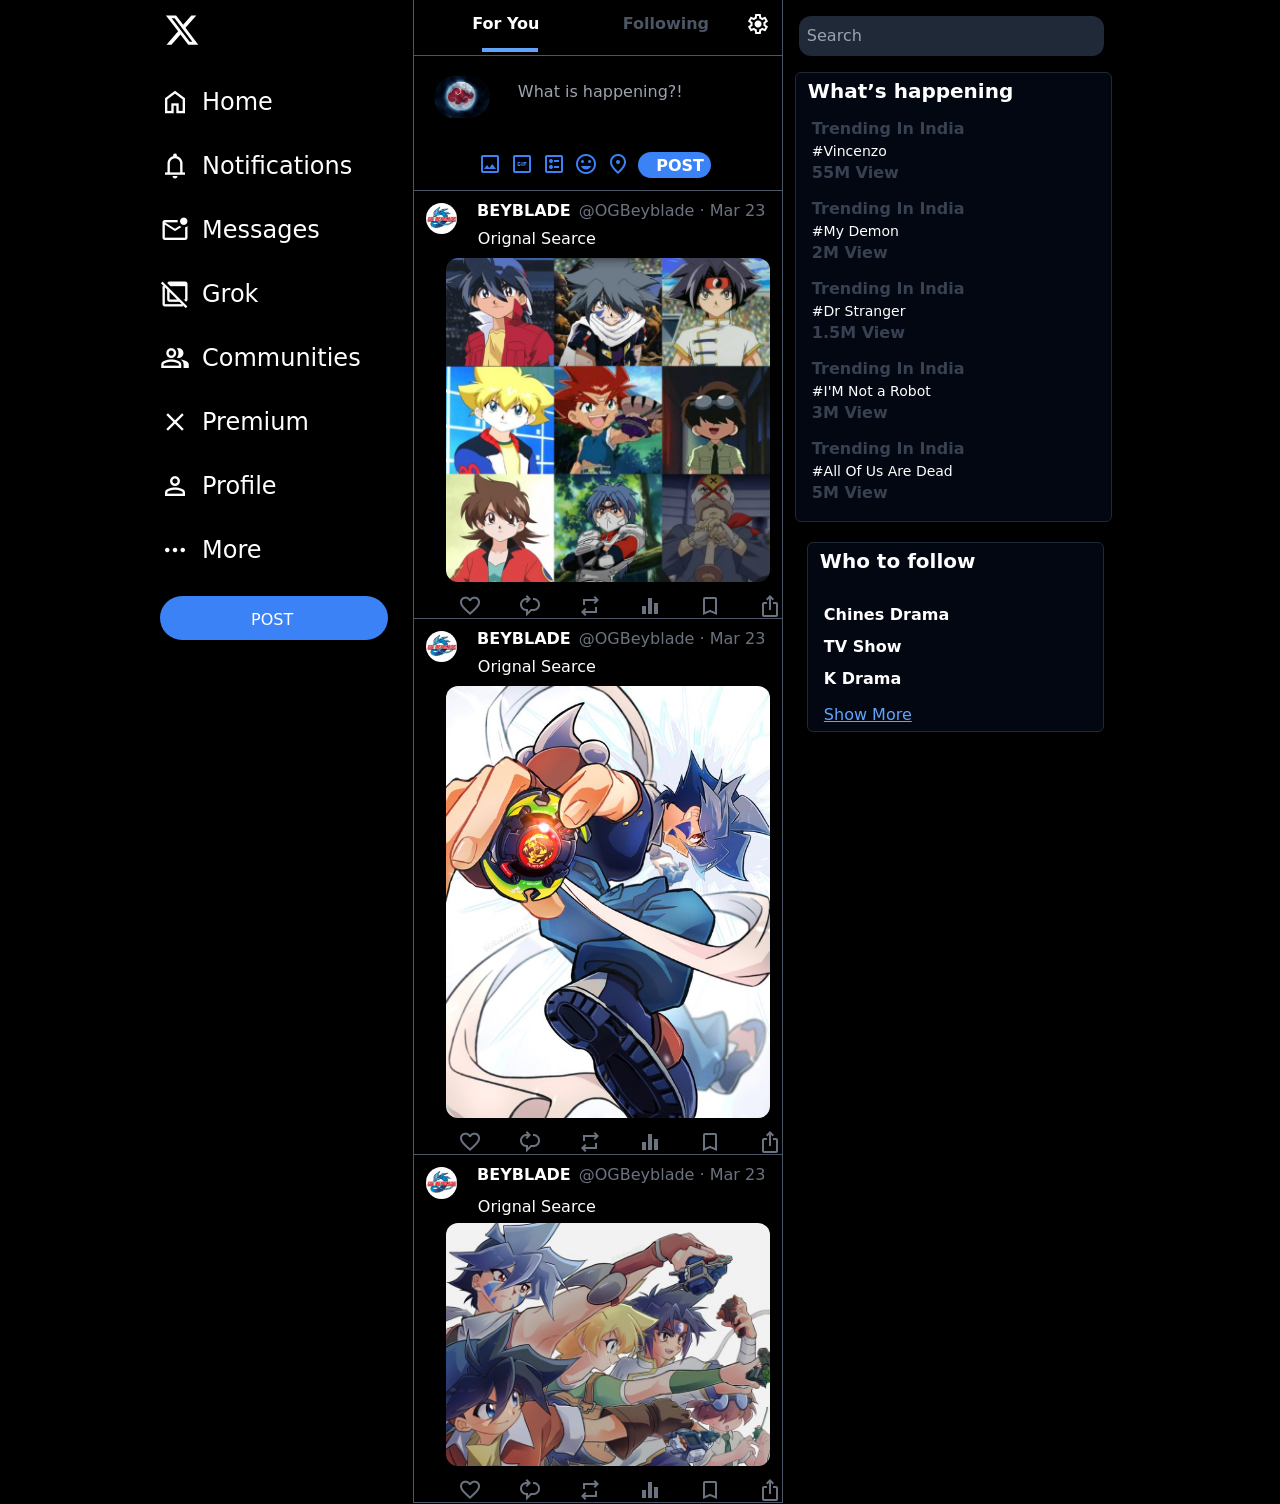
<file: index.html>
<!DOCTYPE html>
<html lang="en">

<head>
    <meta charset="UTF-8">
    <meta name="viewport" content="width=device-width, initial-scale=1.0">
    <title>Home</title>
    <link rel="shortcut icon" href="https://abs.twimg.com/favicons/twitter-pip.3.ico">
    <link rel="stylesheet"
        href="https://fonts.googleapis.com/css2?family=Material+Symbols+Outlined:opsz,wght,FILL,GRAD@24,400,0,0" />
    <link rel="stylesheet" href="css/output.css">
</head>

<body class="bg-black text-white">
    <div class="flex container mx-auto  w-[75%]">
        <div class="w-3/4 ">

   

            <div class="slidbar flex flex-col sticky top-0">

                <div class="logo invert mx-1 mb-2 mt-3 ">
                    <svg viewBox="0 0 24 24" aria-hidden="true"
                        class="w-9   r-4qtqp9 r-yyyyoo r-dnmrzs r-bnwqim r-lrvibr r-m6rgpd r-lrsllp r-1nao33i r-16y2uox r-8kz0gk">
                        <g>
                            <path
                                d="M18.244 2.25h3.308l-7.227 8.26 8.502 11.24H16.17l-5.214-6.817L4.99 21.75H1.68l7.73-8.835L1.254 2.25H8.08l4.713 6.231zm-1.161 17.52h1.833L7.084 4.126H5.117z">
                            </path>
                        </g>
                    </svg>
                </div>


                <ul class="flex gap-4 flex-col text-2xl w-1/2 mt-4">
                    <li
                        class="flex justify-start w-fit items-center pt-3  hover:bg-gray-800 hover:rounded-xl hover:cursor-pointer">
                        <span class="material-symbols-outlined mr-3 text-3xl">home</span></span>Home
                    </li>
                    <li
                        class="flex justify-start items-center pt-3 w-fit hover:bg-gray-800 hover:rounded-xl hover:cursor-pointer">
                        <span class="material-symbols-outlined mr-3 text-3xl">notifications</span>Notifications
                    </li>
                    <li
                        class="flex justify-start items-center pt-3 w-fit hover:bg-gray-800 hover:rounded-xl hover:cursor-pointer">
                        <span class="material-symbols-outlined mr-3 text-3xl">mark_email_unread</span>Messages
                    </li>
                    <li
                        class="flex justify-start items-center pt-3 w-fit hover:bg-gray-800 hover:rounded-xl hover:cursor-pointer">
                        <span class="material-symbols-outlined mr-3 text-3xl">ad_group_off</span>Grok
                    </li>
                    <li
                        class="flex justify-start items-center pt-3 w-fit hover:bg-gray-800 hover:rounded-xl hover:cursor-pointer">
                        <span class="material-symbols-outlined mr-3 text-3xl">group</span>Communities
                    </li>
                    <li
                        class="flex justify-start items-center pt-3 w-fit hover:bg-gray-800 hover:rounded-xl hover:cursor-pointer">
                        <span class="material-symbols-outlined mr-3 text-3xl">close</span>Premium
                    </li>
                    <li
                        class="flex justify-start items-center pt-3 w-fit hover:bg-gray-800 hover:rounded-xl hover:cursor-pointer">
                        <span class="material-symbols-outlined mr-3 text-3xl">person</span>Profile
                    </li>
                    <li
                        class="flex justify- items-center pt-3 w-fit hover:bg-gray-800 hover:rounded-xl hover:cursor-pointer">
                        <span class="material-symbols-outlined mr-3 text-3xl">more_horiz</span>More
                    </li>
                </ul>


                <div class="button bg-blue-500 rounded-full w-[90%] h-11  mt-7 hover:cursor-pointer">
                    <button class="ml-[40%] mt-3">POST</button>
                </div>
    

            </div>
           
        </div>
        <div class="w-full  border-[1px] border-x-gray-600 border-y-0">

            <div class="top flex p-3 relative">
                <div class="absolute w-14 z-10 h-1 mt-9 bg-blue-400 left-[18.5%]"></div>
                <div class="left flex justify-center hover:cursor-pointer font-bold w-1/2">For You</div>
                <div class="right flex justify-center hover:cursor-pointer text-gray-600 font-bold w-1/2">Following
                </div>
                <div class="setting hover:cursor-pointer "><span class="material-symbols-outlined">
                        settings
                    </span></div>
            </div>
            <div class="bg-gray-600 h-[1px] w-full"></div>
            <div class="happy flex p-2">
                <div class="img rounded-full w-20 p-3 h-20 ">
                    <img src="images.jpeg" class="rounded-full w-xl h-l">
                </div>
                <div class="inpu p-4">
                    <input type="text" placeholder="What is happening?!" class="outline-none bg-black">
                </div>
            </div>
            <div class="item2 flex  text-blue-500 font-bold w-full  mb-3 gap-2">
                <span class="material-symbols-outlined ml-16 hover:cursor-pointer">
                    image
                </span>

                <span class="material-symbols-outlined hover:cursor-pointer">
                    gif_box
                </span>

                <span class="material-symbols-outlined hover:cursor-pointer">
                    ballot
                </span>

                <span class="material-symbols-outlined hover:cursor-pointer">
                    mood
                </span>

                <span class="material-symbols-outlined hover:cursor-pointer">
                    location_on
                </span>


                <div class=" bg-blue-500 rounded-full   w-[20%] hover:cursor-pointer">
                    <button class="ml-[25%] mt-0.5 text-white">POST</button>
                </div>

                <!-- <button class="ml-[20%] hover:cursor-pointer">POST</button> -->
            </div>
            <div class="bg-gray-600 h-[1px] w-full"></div>

            <div class="posts ">
                <div class="post">
                    <div class="flex gap-2">
                        <div class="log p-3  rounded-full w-[15%] relative">
                            <img src="fxG_gHGH_400x400.jpg" class=" rounded-full">
                        </div>
                        <span class="mt-2 hover:underline hover:cursor-pointer font-bold">BEYBLADE</span><span
                            class="text-gray-500 mt-2 hover:cursor-pointer hover:underline"> @OGBeyblade · Mar 23</span>
                            <div class="absolute mt-9 ml-[5%]">Orignal Searce</div>
                    </div>
                    <div class="imgpost p-3 ml-5 ">
                        <img src="GJXM5yZWsAAuC9g.jpeg" class="rounded-xl">
                    </div>
                    <div class="w-full flex ml-11 gap-9">
                        <span class="material-symbols-outlined text-gray-500 hover:cursor-pointer">
                            favorite
                        </span>

                        <span class="material-symbols-outlined text-gray-500 hover:cursor-pointer">
                            quick_phrases
                        </span>

                        <span class="material-symbols-outlined text-gray-500 hover:cursor-pointer">
                            repeat
                        </span>

                        <span class="material-symbols-outlined text-gray-500 hover:cursor-pointer">
                            equalizer
                        </span>

                        <span class="material-symbols-outlined text-gray-500 hover:cursor-pointer">
                            bookmark
                        </span>

                        <span class="material-symbols-outlined text-gray-500 hover:cursor-pointer">
                            ios_share
                        </span>
                    </div>
                    <div class="bg-gray-600 h-[1px] w-full"></div>

                </div>


                <!-- two -->
                <div class="post">
                    <div class="flex gap-2">
                        <div class="log p-3  rounded-full w-[15%] relative">
                            <img src="fxG_gHGH_400x400.jpg" class=" rounded-full">
                        </div>
                        <span class="mt-2 hover:underline hover:cursor-pointer font-bold">BEYBLADE</span><span
                            class="text-gray-500 mt-2 hover:cursor-pointer hover:underline"> @OGBeyblade · Mar 23</span>
                            <div class="absolute mt-9 ml-[5%]">Orignal Searce</div>
                    </div>
                    <div class="imgpost p-3 ml-5 ">
                        <img src="GOgAbLyb0AAnmL6.jpeg" class="rounded-xl">
                    </div>
                    <div class="w-full flex ml-11 gap-9">
                        <span class="material-symbols-outlined text-gray-500 hover:cursor-pointer">
                            favorite
                        </span>

                        <span class="material-symbols-outlined text-gray-500 hover:cursor-pointer">
                            quick_phrases
                        </span>

                        <span class="material-symbols-outlined text-gray-500 hover:cursor-pointer">
                            repeat
                        </span>

                        <span class="material-symbols-outlined text-gray-500 hover:cursor-pointer">
                            equalizer
                        </span>

                        <span class="material-symbols-outlined text-gray-500 hover:cursor-pointer">
                            bookmark
                        </span>

                        <span class="material-symbols-outlined text-gray-500 hover:cursor-pointer">
                            ios_share
                        </span>
                    </div>
                    <div class="bg-gray-600 h-[1px] w-full"></div>

                </div>

                <!-- three -->
                <div class="post">
                    <div class="flex gap-2">
                        <div class="log p-3  rounded-full w-[15%] relative">
                            <img src="fxG_gHGH_400x400.jpg" class=" rounded-full">
                        </div>
                        <span class="mt-2 hover:underline hover:cursor-pointer font-bold">BEYBLADE</span><span
                            class="text-gray-500 mt-2 hover:cursor-pointer hover:underline"> @OGBeyblade · Mar 23</span>
                            
                            <div class="absolute mt-10 ml-[5%]">Orignal Searce</div>
                    </div>
                    <div class="imgpost p-3 ml-5 ">
                        <img src="GPEDjVrbYAAbpx1.jpeg" class="rounded-xl">
                    </div>
                    <div class="w-full flex ml-11 gap-9">
                        <span class="material-symbols-outlined text-gray-500 hover:cursor-pointer">
                            favorite
                        </span>

                        <span class="material-symbols-outlined text-gray-500 hover:cursor-pointer">
                            quick_phrases
                        </span>

                        <span class="material-symbols-outlined text-gray-500 hover:cursor-pointer">
                            repeat
                        </span>

                        <span class="material-symbols-outlined text-gray-500 hover:cursor-pointer">
                            equalizer
                        </span>

                        <span class="material-symbols-outlined text-gray-500 hover:cursor-pointer">
                            bookmark
                        </span>

                        <span class="material-symbols-outlined text-gray-500 hover:cursor-pointer">
                            ios_share
                        </span>
                    </div>
                    <div class="bg-gray-600 h-[1px] w-full"></div>

                </div>
            </div>

        </div>

        <div class="w-full hidden md:block ">
            <div class="search m-4">
                <input type="text" placeholder="Search"
                    class="rounded-xl p-2 w-full bg-gray-800 hover:cursor-pointer hover:bg-gray-900">
            </div>

            <div class="what pl-3 pr-2 sticky top-0 ">
                <div class="heding border-[1px] bg-gray-950 border-gray-800 rounded-md w-full p-1">
                    <h1 class="font-bold pl-2 text-xl">What’s happening</h1>
                    <div
                        class="item m-3 hover:cursor-pointer hover:border-[1px] hover:border-gray-950 hover:rounded-md hover:bg-gray-900">
                        <div class="text-gray-700 font-bold ">Trending In India</div>
                        <div class="text-sm hover:cuointer " rsor-p>#Vincenzo</div>
                        <div class="text-gray-700 font-bold ">55M View</div>
                    </div>

                    <div
                        class="item m-3 hover:cursor-pointer hover:border-[1px] hover:border-gray-950 hover:rounded-md hover:bg-gray-900">
                        <div class="text-gray-700 font-bold ">Trending In India</div>
                        <div class="text-sm hover:cuointer " rsor-p>#My Demon</div>
                        <div class="text-gray-700 font-bold ">2M View</div>
                    </div>

                    <div
                        class="item m-3 hover:cursor-pointer hover:border-[1px] hover:border-gray-950 hover:rounded-md hover:bg-gray-900">
                        <div class="text-gray-700 font-bold ">Trending In India</div>
                        <div class="text-sm hover:cuointer " rsor-p>#Dr Stranger</div>
                        <div class="text-gray-700 font-bold ">1.5M View</div>
                    </div>

                    <div
                        class="item m-3 hover:cursor-pointer hover:border-[1px] hover:border-gray-950 hover:rounded-md hover:bg-gray-900">
                        <div class="text-gray-700 font-bold ">Trending In India</div>
                        <div class="text-sm hover:cuointer " rsor-p>#I'M Not a Robot</div>
                        <div class="text-gray-700 font-bold ">3M View</div>
                    </div>

                    <div
                        class="item m-3 hover:cursor-pointer hover:border-[1px] hover:border-gray-950 hover:rounded-md hover:bg-gray-900">
                        <div class="text-gray-700 font-bold ">Trending In India</div>
                        <div class="text-sm hover:cuointer " rsor-p>#All Of Us Are Dead</div>
                        <div class="text-gray-700 font-bold ">5M View</div>
                    </div>
                </div>


                <div class="what pl-3 pr-2 mt-5 ">
                    <div class="heding border-[1px] bg-gray-950 border-gray-800 rounded-md w-full p-1">
                        <h1 class="font-bold pl-2 text-xl">
                            Who to follow</h1>
                        <div class="item m-3 hover:cursor-pointer pt-2">
                            <div class="font-bold hover:cuointer mt-2">Chines Drama</div>
                            <div class="font-bold hover:cuointer mt-2" rsor-p>TV Show</div>
                            <div class=" font-bold hover:cuointer mt-2">K Drama</div>
                        </div>
    
                        <div class="text-blue-400 underline ml-3 hover:cursor-pointer hover:font-bold">Show More</div>
                    </div>
                </div>
    
            </div>

           

        </div>
    </div>
</body>

</html>
</file>
<file: css/output.css>
/*
! tailwindcss v3.4.3 | MIT License | https://tailwindcss.com
*/

/*
1. Prevent padding and border from affecting element width. (https://github.com/mozdevs/cssremedy/issues/4)
2. Allow adding a border to an element by just adding a border-width. (https://github.com/tailwindcss/tailwindcss/pull/116)
*/

*,
::before,
::after {
  box-sizing: border-box;
  /* 1 */
  border-width: 0;
  /* 2 */
  border-style: solid;
  /* 2 */
  border-color: #e5e7eb;
  /* 2 */
}

::before,
::after {
  --tw-content: '';
}

/*
1. Use a consistent sensible line-height in all browsers.
2. Prevent adjustments of font size after orientation changes in iOS.
3. Use a more readable tab size.
4. Use the user's configured `sans` font-family by default.
5. Use the user's configured `sans` font-feature-settings by default.
6. Use the user's configured `sans` font-variation-settings by default.
7. Disable tap highlights on iOS
*/

html,
:host {
  line-height: 1.5;
  /* 1 */
  -webkit-text-size-adjust: 100%;
  /* 2 */
  -moz-tab-size: 4;
  /* 3 */
  -o-tab-size: 4;
     tab-size: 4;
  /* 3 */
  font-family: ui-sans-serif, system-ui, sans-serif, "Apple Color Emoji", "Segoe UI Emoji", "Segoe UI Symbol", "Noto Color Emoji";
  /* 4 */
  font-feature-settings: normal;
  /* 5 */
  font-variation-settings: normal;
  /* 6 */
  -webkit-tap-highlight-color: transparent;
  /* 7 */
}

/*
1. Remove the margin in all browsers.
2. Inherit line-height from `html` so users can set them as a class directly on the `html` element.
*/

body {
  margin: 0;
  /* 1 */
  line-height: inherit;
  /* 2 */
}

/*
1. Add the correct height in Firefox.
2. Correct the inheritance of border color in Firefox. (https://bugzilla.mozilla.org/show_bug.cgi?id=190655)
3. Ensure horizontal rules are visible by default.
*/

hr {
  height: 0;
  /* 1 */
  color: inherit;
  /* 2 */
  border-top-width: 1px;
  /* 3 */
}

/*
Add the correct text decoration in Chrome, Edge, and Safari.
*/

abbr:where([title]) {
  -webkit-text-decoration: underline dotted;
          text-decoration: underline dotted;
}

/*
Remove the default font size and weight for headings.
*/

h1,
h2,
h3,
h4,
h5,
h6 {
  font-size: inherit;
  font-weight: inherit;
}

/*
Reset links to optimize for opt-in styling instead of opt-out.
*/

a {
  color: inherit;
  text-decoration: inherit;
}

/*
Add the correct font weight in Edge and Safari.
*/

b,
strong {
  font-weight: bolder;
}

/*
1. Use the user's configured `mono` font-family by default.
2. Use the user's configured `mono` font-feature-settings by default.
3. Use the user's configured `mono` font-variation-settings by default.
4. Correct the odd `em` font sizing in all browsers.
*/

code,
kbd,
samp,
pre {
  font-family: ui-monospace, SFMono-Regular, Menlo, Monaco, Consolas, "Liberation Mono", "Courier New", monospace;
  /* 1 */
  font-feature-settings: normal;
  /* 2 */
  font-variation-settings: normal;
  /* 3 */
  font-size: 1em;
  /* 4 */
}

/*
Add the correct font size in all browsers.
*/

small {
  font-size: 80%;
}

/*
Prevent `sub` and `sup` elements from affecting the line height in all browsers.
*/

sub,
sup {
  font-size: 75%;
  line-height: 0;
  position: relative;
  vertical-align: baseline;
}

sub {
  bottom: -0.25em;
}

sup {
  top: -0.5em;
}

/*
1. Remove text indentation from table contents in Chrome and Safari. (https://bugs.chromium.org/p/chromium/issues/detail?id=999088, https://bugs.webkit.org/show_bug.cgi?id=201297)
2. Correct table border color inheritance in all Chrome and Safari. (https://bugs.chromium.org/p/chromium/issues/detail?id=935729, https://bugs.webkit.org/show_bug.cgi?id=195016)
3. Remove gaps between table borders by default.
*/

table {
  text-indent: 0;
  /* 1 */
  border-color: inherit;
  /* 2 */
  border-collapse: collapse;
  /* 3 */
}

/*
1. Change the font styles in all browsers.
2. Remove the margin in Firefox and Safari.
3. Remove default padding in all browsers.
*/

button,
input,
optgroup,
select,
textarea {
  font-family: inherit;
  /* 1 */
  font-feature-settings: inherit;
  /* 1 */
  font-variation-settings: inherit;
  /* 1 */
  font-size: 100%;
  /* 1 */
  font-weight: inherit;
  /* 1 */
  line-height: inherit;
  /* 1 */
  letter-spacing: inherit;
  /* 1 */
  color: inherit;
  /* 1 */
  margin: 0;
  /* 2 */
  padding: 0;
  /* 3 */
}

/*
Remove the inheritance of text transform in Edge and Firefox.
*/

button,
select {
  text-transform: none;
}

/*
1. Correct the inability to style clickable types in iOS and Safari.
2. Remove default button styles.
*/

button,
input:where([type='button']),
input:where([type='reset']),
input:where([type='submit']) {
  -webkit-appearance: button;
  /* 1 */
  background-color: transparent;
  /* 2 */
  background-image: none;
  /* 2 */
}

/*
Use the modern Firefox focus style for all focusable elements.
*/

:-moz-focusring {
  outline: auto;
}

/*
Remove the additional `:invalid` styles in Firefox. (https://github.com/mozilla/gecko-dev/blob/2f9eacd9d3d995c937b4251a5557d95d494c9be1/layout/style/res/forms.css#L728-L737)
*/

:-moz-ui-invalid {
  box-shadow: none;
}

/*
Add the correct vertical alignment in Chrome and Firefox.
*/

progress {
  vertical-align: baseline;
}

/*
Correct the cursor style of increment and decrement buttons in Safari.
*/

::-webkit-inner-spin-button,
::-webkit-outer-spin-button {
  height: auto;
}

/*
1. Correct the odd appearance in Chrome and Safari.
2. Correct the outline style in Safari.
*/

[type='search'] {
  -webkit-appearance: textfield;
  /* 1 */
  outline-offset: -2px;
  /* 2 */
}

/*
Remove the inner padding in Chrome and Safari on macOS.
*/

::-webkit-search-decoration {
  -webkit-appearance: none;
}

/*
1. Correct the inability to style clickable types in iOS and Safari.
2. Change font properties to `inherit` in Safari.
*/

::-webkit-file-upload-button {
  -webkit-appearance: button;
  /* 1 */
  font: inherit;
  /* 2 */
}

/*
Add the correct display in Chrome and Safari.
*/

summary {
  display: list-item;
}

/*
Removes the default spacing and border for appropriate elements.
*/

blockquote,
dl,
dd,
h1,
h2,
h3,
h4,
h5,
h6,
hr,
figure,
p,
pre {
  margin: 0;
}

fieldset {
  margin: 0;
  padding: 0;
}

legend {
  padding: 0;
}

ol,
ul,
menu {
  list-style: none;
  margin: 0;
  padding: 0;
}

/*
Reset default styling for dialogs.
*/

dialog {
  padding: 0;
}

/*
Prevent resizing textareas horizontally by default.
*/

textarea {
  resize: vertical;
}

/*
1. Reset the default placeholder opacity in Firefox. (https://github.com/tailwindlabs/tailwindcss/issues/3300)
2. Set the default placeholder color to the user's configured gray 400 color.
*/

input::-moz-placeholder, textarea::-moz-placeholder {
  opacity: 1;
  /* 1 */
  color: #9ca3af;
  /* 2 */
}

input::placeholder,
textarea::placeholder {
  opacity: 1;
  /* 1 */
  color: #9ca3af;
  /* 2 */
}

/*
Set the default cursor for buttons.
*/

button,
[role="button"] {
  cursor: pointer;
}

/*
Make sure disabled buttons don't get the pointer cursor.
*/

:disabled {
  cursor: default;
}

/*
1. Make replaced elements `display: block` by default. (https://github.com/mozdevs/cssremedy/issues/14)
2. Add `vertical-align: middle` to align replaced elements more sensibly by default. (https://github.com/jensimmons/cssremedy/issues/14#issuecomment-634934210)
   This can trigger a poorly considered lint error in some tools but is included by design.
*/

img,
svg,
video,
canvas,
audio,
iframe,
embed,
object {
  display: block;
  /* 1 */
  vertical-align: middle;
  /* 2 */
}

/*
Constrain images and videos to the parent width and preserve their intrinsic aspect ratio. (https://github.com/mozdevs/cssremedy/issues/14)
*/

img,
video {
  max-width: 100%;
  height: auto;
}

/* Make elements with the HTML hidden attribute stay hidden by default */

[hidden] {
  display: none;
}

*, ::before, ::after {
  --tw-border-spacing-x: 0;
  --tw-border-spacing-y: 0;
  --tw-translate-x: 0;
  --tw-translate-y: 0;
  --tw-rotate: 0;
  --tw-skew-x: 0;
  --tw-skew-y: 0;
  --tw-scale-x: 1;
  --tw-scale-y: 1;
  --tw-pan-x:  ;
  --tw-pan-y:  ;
  --tw-pinch-zoom:  ;
  --tw-scroll-snap-strictness: proximity;
  --tw-gradient-from-position:  ;
  --tw-gradient-via-position:  ;
  --tw-gradient-to-position:  ;
  --tw-ordinal:  ;
  --tw-slashed-zero:  ;
  --tw-numeric-figure:  ;
  --tw-numeric-spacing:  ;
  --tw-numeric-fraction:  ;
  --tw-ring-inset:  ;
  --tw-ring-offset-width: 0px;
  --tw-ring-offset-color: #fff;
  --tw-ring-color: rgb(59 130 246 / 0.5);
  --tw-ring-offset-shadow: 0 0 #0000;
  --tw-ring-shadow: 0 0 #0000;
  --tw-shadow: 0 0 #0000;
  --tw-shadow-colored: 0 0 #0000;
  --tw-blur:  ;
  --tw-brightness:  ;
  --tw-contrast:  ;
  --tw-grayscale:  ;
  --tw-hue-rotate:  ;
  --tw-invert:  ;
  --tw-saturate:  ;
  --tw-sepia:  ;
  --tw-drop-shadow:  ;
  --tw-backdrop-blur:  ;
  --tw-backdrop-brightness:  ;
  --tw-backdrop-contrast:  ;
  --tw-backdrop-grayscale:  ;
  --tw-backdrop-hue-rotate:  ;
  --tw-backdrop-invert:  ;
  --tw-backdrop-opacity:  ;
  --tw-backdrop-saturate:  ;
  --tw-backdrop-sepia:  ;
  --tw-contain-size:  ;
  --tw-contain-layout:  ;
  --tw-contain-paint:  ;
  --tw-contain-style:  ;
}

::backdrop {
  --tw-border-spacing-x: 0;
  --tw-border-spacing-y: 0;
  --tw-translate-x: 0;
  --tw-translate-y: 0;
  --tw-rotate: 0;
  --tw-skew-x: 0;
  --tw-skew-y: 0;
  --tw-scale-x: 1;
  --tw-scale-y: 1;
  --tw-pan-x:  ;
  --tw-pan-y:  ;
  --tw-pinch-zoom:  ;
  --tw-scroll-snap-strictness: proximity;
  --tw-gradient-from-position:  ;
  --tw-gradient-via-position:  ;
  --tw-gradient-to-position:  ;
  --tw-ordinal:  ;
  --tw-slashed-zero:  ;
  --tw-numeric-figure:  ;
  --tw-numeric-spacing:  ;
  --tw-numeric-fraction:  ;
  --tw-ring-inset:  ;
  --tw-ring-offset-width: 0px;
  --tw-ring-offset-color: #fff;
  --tw-ring-color: rgb(59 130 246 / 0.5);
  --tw-ring-offset-shadow: 0 0 #0000;
  --tw-ring-shadow: 0 0 #0000;
  --tw-shadow: 0 0 #0000;
  --tw-shadow-colored: 0 0 #0000;
  --tw-blur:  ;
  --tw-brightness:  ;
  --tw-contrast:  ;
  --tw-grayscale:  ;
  --tw-hue-rotate:  ;
  --tw-invert:  ;
  --tw-saturate:  ;
  --tw-sepia:  ;
  --tw-drop-shadow:  ;
  --tw-backdrop-blur:  ;
  --tw-backdrop-brightness:  ;
  --tw-backdrop-contrast:  ;
  --tw-backdrop-grayscale:  ;
  --tw-backdrop-hue-rotate:  ;
  --tw-backdrop-invert:  ;
  --tw-backdrop-opacity:  ;
  --tw-backdrop-saturate:  ;
  --tw-backdrop-sepia:  ;
  --tw-contain-size:  ;
  --tw-contain-layout:  ;
  --tw-contain-paint:  ;
  --tw-contain-style:  ;
}

.container {
  width: 100%;
}

@media (min-width: 640px) {
  .container {
    max-width: 640px;
  }
}

@media (min-width: 768px) {
  .container {
    max-width: 768px;
  }
}

@media (min-width: 1024px) {
  .container {
    max-width: 1024px;
  }
}

@media (min-width: 1280px) {
  .container {
    max-width: 1280px;
  }
}

@media (min-width: 1536px) {
  .container {
    max-width: 1536px;
  }
}

.static {
  position: static;
}

.fixed {
  position: fixed;
}

.absolute {
  position: absolute;
}

.relative {
  position: relative;
}

.sticky {
  position: sticky;
}

.left-\[18\.5\%\] {
  left: 18.5%;
}

.top-0 {
  top: 0px;
}

.z-10 {
  z-index: 10;
}

.m-3 {
  margin: 0.75rem;
}

.m-4 {
  margin: 1rem;
}

.mx-1 {
  margin-left: 0.25rem;
  margin-right: 0.25rem;
}

.mx-auto {
  margin-left: auto;
  margin-right: auto;
}

.mb-2 {
  margin-bottom: 0.5rem;
}

.mb-3 {
  margin-bottom: 0.75rem;
}

.ml-11 {
  margin-left: 2.75rem;
}

.ml-16 {
  margin-left: 4rem;
}

.ml-3 {
  margin-left: 0.75rem;
}

.ml-5 {
  margin-left: 1.25rem;
}

.ml-\[20\%\] {
  margin-left: 20%;
}

.ml-\[25\%\] {
  margin-left: 25%;
}

.ml-\[40\%\] {
  margin-left: 40%;
}

.mr-3 {
  margin-right: 0.75rem;
}

.mt-0 {
  margin-top: 0px;
}

.mt-0\.5 {
  margin-top: 0.125rem;
}

.mt-2 {
  margin-top: 0.5rem;
}

.mt-3 {
  margin-top: 0.75rem;
}

.mt-5 {
  margin-top: 1.25rem;
}

.mt-6 {
  margin-top: 1.5rem;
}

.mt-7 {
  margin-top: 1.75rem;
}

.mt-9 {
  margin-top: 2.25rem;
}

.ml-\[\] {
  margin-left: ;
}

.ml-\[1\] {
  margin-left: 1;
}

.ml-\[15\] {
  margin-left: 15;
}

.ml-\[15\%\] {
  margin-left: 15%;
}

.ml-\[1\%\] {
  margin-left: 1%;
}

.ml-\[10\%\] {
  margin-left: 10%;
}

.ml-6 {
  margin-left: 1.5rem;
}

.ml-7 {
  margin-left: 1.75rem;
}

.ml-9 {
  margin-left: 2.25rem;
}

.ml-1 {
  margin-left: 0.25rem;
}

.ml-\[5\] {
  margin-left: 5;
}

.ml-\[5\%\] {
  margin-left: 5%;
}

.ml-\[\%\] {
  margin-left: %;
}

.ml-\[2\%\] {
  margin-left: 2%;
}

.ml-\[4\%\] {
  margin-left: 4%;
}

.ml-\[4\.5\%\] {
  margin-left: 4.5%;
}

.mt-4 {
  margin-top: 1rem;
}

.mt-10 {
  margin-top: 2.5rem;
}

.mt-1 {
  margin-top: 0.25rem;
}

.flex {
  display: flex;
}

.hidden {
  display: none;
}

.h-1 {
  height: 0.25rem;
}

.h-11 {
  height: 2.75rem;
}

.h-20 {
  height: 5rem;
}

.h-\[1px\] {
  height: 1px;
}

.w-1\/2 {
  width: 50%;
}

.w-14 {
  width: 3.5rem;
}

.w-20 {
  width: 5rem;
}

.w-3\/4 {
  width: 75%;
}

.w-9 {
  width: 2.25rem;
}

.w-\[15\%\] {
  width: 15%;
}

.w-\[20\%\] {
  width: 20%;
}

.w-\[75\%\] {
  width: 75%;
}

.w-\[90\%\] {
  width: 90%;
}

.w-fit {
  width: -moz-fit-content;
  width: fit-content;
}

.w-full {
  width: 100%;
}

.scale-75 {
  --tw-scale-x: .75;
  --tw-scale-y: .75;
  transform: translate(var(--tw-translate-x), var(--tw-translate-y)) rotate(var(--tw-rotate)) skewX(var(--tw-skew-x)) skewY(var(--tw-skew-y)) scaleX(var(--tw-scale-x)) scaleY(var(--tw-scale-y));
}

.flex-col {
  flex-direction: column;
}

.items-center {
  align-items: center;
}

.justify-start {
  justify-content: flex-start;
}

.justify-center {
  justify-content: center;
}

.gap-2 {
  gap: 0.5rem;
}

.gap-3 {
  gap: 0.75rem;
}

.gap-4 {
  gap: 1rem;
}

.gap-9 {
  gap: 2.25rem;
}

.rounded-full {
  border-radius: 9999px;
}

.rounded-md {
  border-radius: 0.375rem;
}

.rounded-xl {
  border-radius: 0.75rem;
}

.border-\[1px\] {
  border-width: 1px;
}

.border-y-0 {
  border-top-width: 0px;
  border-bottom-width: 0px;
}

.border-gray-800 {
  --tw-border-opacity: 1;
  border-color: rgb(31 41 55 / var(--tw-border-opacity));
}

.border-x-white {
  --tw-border-opacity: 1;
  border-left-color: rgb(255 255 255 / var(--tw-border-opacity));
  border-right-color: rgb(255 255 255 / var(--tw-border-opacity));
}

.border-x-gray-600 {
  --tw-border-opacity: 1;
  border-left-color: rgb(75 85 99 / var(--tw-border-opacity));
  border-right-color: rgb(75 85 99 / var(--tw-border-opacity));
}

.bg-black {
  --tw-bg-opacity: 1;
  background-color: rgb(0 0 0 / var(--tw-bg-opacity));
}

.bg-blue-400 {
  --tw-bg-opacity: 1;
  background-color: rgb(96 165 250 / var(--tw-bg-opacity));
}

.bg-blue-500 {
  --tw-bg-opacity: 1;
  background-color: rgb(59 130 246 / var(--tw-bg-opacity));
}

.bg-gray-600 {
  --tw-bg-opacity: 1;
  background-color: rgb(75 85 99 / var(--tw-bg-opacity));
}

.bg-gray-800 {
  --tw-bg-opacity: 1;
  background-color: rgb(31 41 55 / var(--tw-bg-opacity));
}

.bg-gray-950 {
  --tw-bg-opacity: 1;
  background-color: rgb(3 7 18 / var(--tw-bg-opacity));
}

.p-1 {
  padding: 0.25rem;
}

.p-2 {
  padding: 0.5rem;
}

.p-3 {
  padding: 0.75rem;
}

.p-4 {
  padding: 1rem;
}

.pl-2 {
  padding-left: 0.5rem;
}

.pl-3 {
  padding-left: 0.75rem;
}

.pr-2 {
  padding-right: 0.5rem;
}

.pt-2 {
  padding-top: 0.5rem;
}

.pt-3 {
  padding-top: 0.75rem;
}

.text-2xl {
  font-size: 1.5rem;
  line-height: 2rem;
}

.text-3xl {
  font-size: 1.875rem;
  line-height: 2.25rem;
}

.text-sm {
  font-size: 0.875rem;
  line-height: 1.25rem;
}

.text-xl {
  font-size: 1.25rem;
  line-height: 1.75rem;
}

.font-bold {
  font-weight: 700;
}

.text-blue-400 {
  --tw-text-opacity: 1;
  color: rgb(96 165 250 / var(--tw-text-opacity));
}

.text-blue-500 {
  --tw-text-opacity: 1;
  color: rgb(59 130 246 / var(--tw-text-opacity));
}

.text-gray-500 {
  --tw-text-opacity: 1;
  color: rgb(107 114 128 / var(--tw-text-opacity));
}

.text-gray-600 {
  --tw-text-opacity: 1;
  color: rgb(75 85 99 / var(--tw-text-opacity));
}

.text-gray-700 {
  --tw-text-opacity: 1;
  color: rgb(55 65 81 / var(--tw-text-opacity));
}

.text-white {
  --tw-text-opacity: 1;
  color: rgb(255 255 255 / var(--tw-text-opacity));
}

.underline {
  text-decoration-line: underline;
}

.outline-none {
  outline: 2px solid transparent;
  outline-offset: 2px;
}

.invert {
  --tw-invert: invert(100%);
  filter: var(--tw-blur) var(--tw-brightness) var(--tw-contrast) var(--tw-grayscale) var(--tw-hue-rotate) var(--tw-invert) var(--tw-saturate) var(--tw-sepia) var(--tw-drop-shadow);
}

.hover\:cursor-pointer:hover {
  cursor: pointer;
}

.hover\:rounded-md:hover {
  border-radius: 0.375rem;
}

.hover\:rounded-xl:hover {
  border-radius: 0.75rem;
}

.hover\:border-\[1px\]:hover {
  border-width: 1px;
}

.hover\:border-gray-950:hover {
  --tw-border-opacity: 1;
  border-color: rgb(3 7 18 / var(--tw-border-opacity));
}

.hover\:bg-gray-800:hover {
  --tw-bg-opacity: 1;
  background-color: rgb(31 41 55 / var(--tw-bg-opacity));
}

.hover\:bg-gray-900:hover {
  --tw-bg-opacity: 1;
  background-color: rgb(17 24 39 / var(--tw-bg-opacity));
}

.hover\:font-bold:hover {
  font-weight: 700;
}

.hover\:underline:hover {
  text-decoration-line: underline;
}

@media (min-width: 768px) {
  .md\:block {
    display: block;
  }
}

@media (orientation: portrait) {
  .portrait\:absolute {
    position: absolute;
  }
}
</file>
